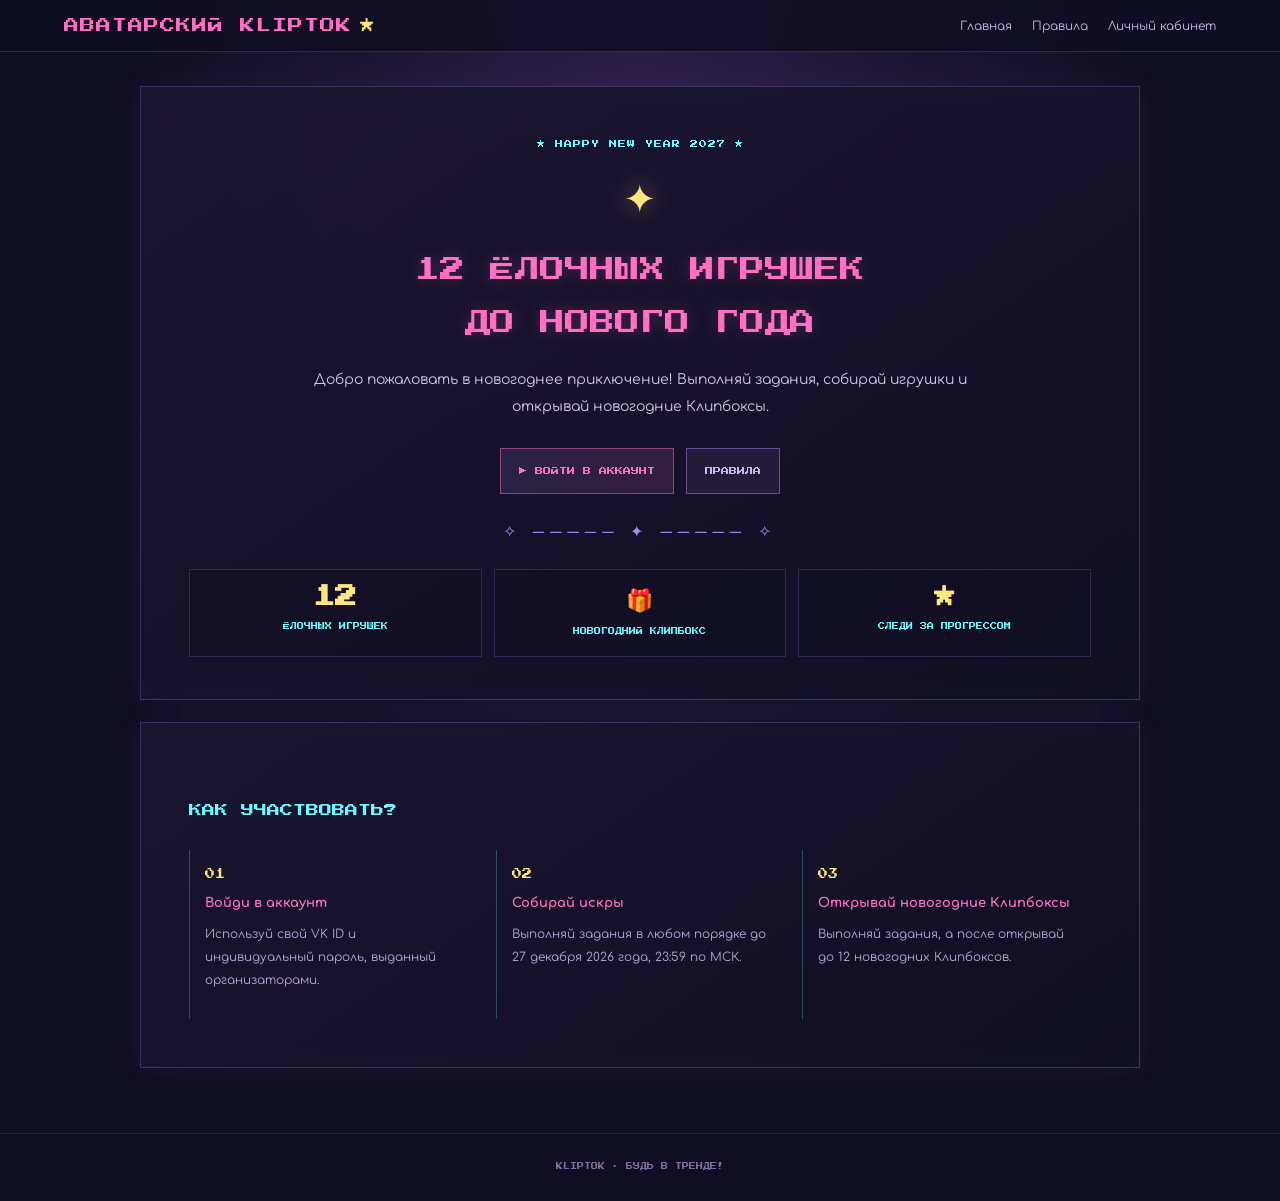
<file: index.html>
<!DOCTYPE html>
<html lang="ru">
<head>
  <meta charset="UTF-8">
  <meta name="viewport" content="width=device-width, initial-scale=1">
  <title>Главная — 12 ёлочных игрушек до Нового года</title>

  <!-- Иконка сайта — новогодняя ёлочка -->
  <link rel="icon" type="image/png" href="favicon.svg">

  <link rel="stylesheet" href="style.css">
</head>
<body>

<header class="site-header">
  <a class="brand" href="index.html">АВАТАРСКИЙ KLIPTOK<span>★</span></a>
  <nav>
    <a href="index.html">Главная</a>
    <a href="rules.html">Правила</a>
    <a href="cabinet.html">Личный кабинет</a>
  </nav>
</header>

<main class="page home">
  <section class="hero panel">
    <div class="eyebrow">★ HAPPY NEW YEAR 2027 ★</div>
    <div class="pixel-star">✦</div>
    <h1>12 ЁЛОЧНЫХ ИГРУШЕК<br>ДО НОВОГО ГОДА</h1>
    <p class="lead">Добро пожаловать в новогоднее приключение! Выполняй задания, собирай игрушки и открывай новогодние Клипбоксы.</p>

    <div class="hero-actions">
      <a class="button primary" href="register.html">▶ ВОЙТИ В АККАУНТ</a>
      <a class="button" href="rules.html">ПРАВИЛА</a>
    </div>

    <div class="decor-line">✧ ───── ✦ ───── ✧</div>

    <div class="feature-grid">
      <div class="feature">
        <b>12</b>
        <span>ЁЛОЧНЫХ ИГРУШЕК</span>
      </div>
      <div class="feature">
        <b>🎁</b>
        <span>НОВОГОДНИЙ КЛИПБОКС</span>
      </div>
      <div class="feature">
        <b>★</b>
        <span>СЛЕДИ ЗА ПРОГРЕССОМ</span>
      </div>
    </div>
  </section>

  <section class="panel intro-panel">
    <h2>КАК УЧАСТВОВАТЬ?</h2>
    <div class="steps">
      <div>
        <i>01</i>
        <h3>Войди в аккаунт</h3>
        <p>Используй свой VK ID и индивидуальный пароль, выданный организаторами.</p>
      </div>
      <div>
        <i>02</i>
        <h3>Собирай искры</h3>
        <p>Выполняй задания в любом порядке до 27 декабря 2026 года, 23:59 по МСК.</p>
      </div>
      <div>
        <i>03</i>
        <h3>Открывай новогодние Клипбоксы</h3>
        <p>Выполняй задания, а после открывай до 12 новогодних Клипбоксов.</p>
      </div>
    </div>
  </section>
</main>

<footer>KLIPTOK · БУДЬ В ТРЕНДЕ!</footer>

<script src="config.js"></script>
<script src="app.js"></script>
</body>
</html>
</file>
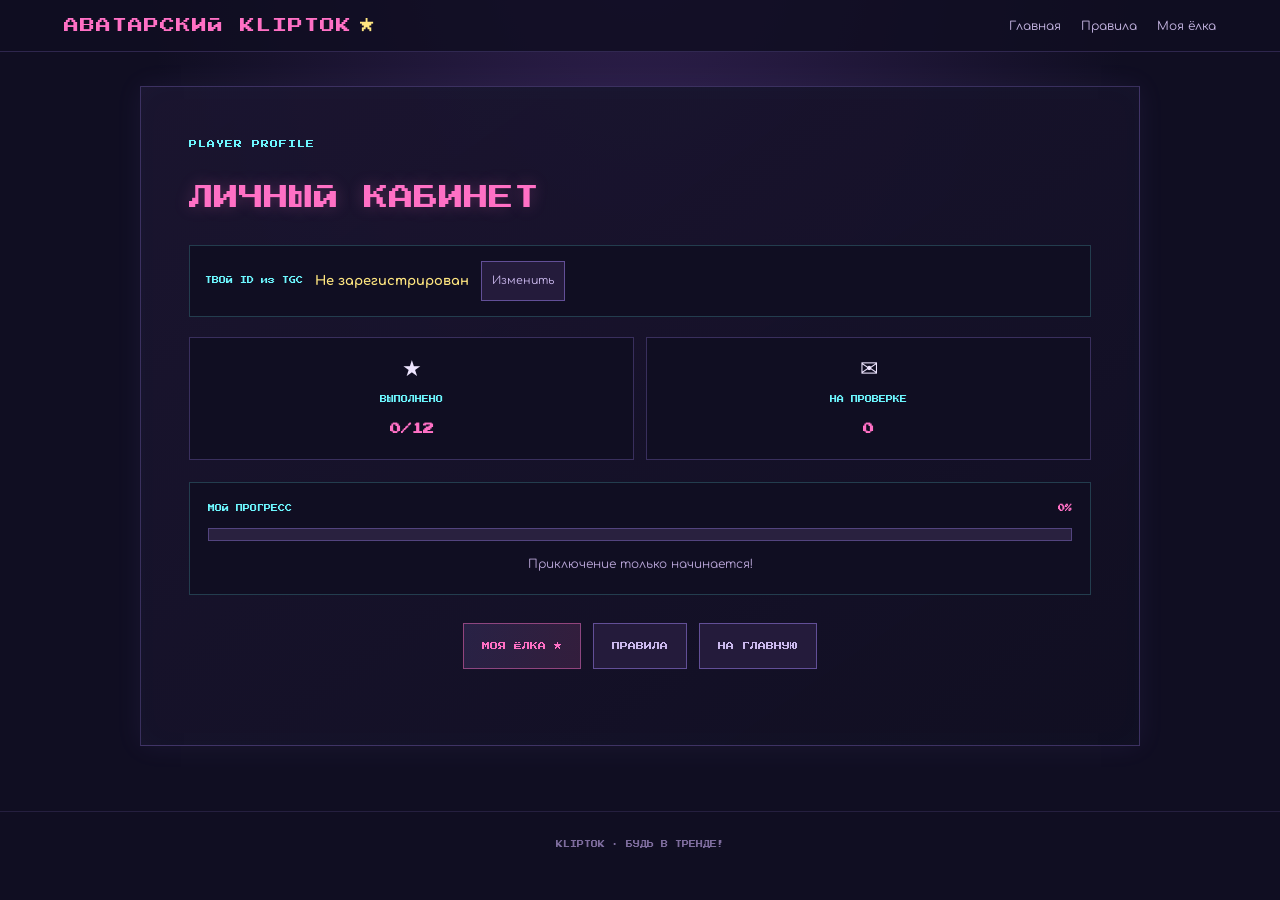
<file: cabinet.html>
<!DOCTYPE html>
<html lang="ru">
<head>
  <meta charset="UTF-8">
  <meta name="viewport" content="width=device-width, initial-scale=1">
  <title>Личный кабинет — 12 ёлочных игрушек до Нового года</title>
  <link rel="icon" type="image/png" href="favicon.svg">
  <link rel="stylesheet" href="style.css">
</head>
<body>

<header class="site-header">
  <a class="brand" href="index.html">АВАТАРСКИЙ KLIPTOK<span>★</span></a>
  <nav>
    <a href="index.html">Главная</a>
    <a href="rules.html">Правила</a>
    <a href="tree.html">Моя ёлка</a>
  </nav>
</header>

<main class="page">
  <section class="panel cabinet">
    <div class="eyebrow">PLAYER PROFILE</div>
    <h1>ЛИЧНЫЙ КАБИНЕТ</h1>

    <div class="player-chip">
      <span>ТВОЙ ID из TGC</span>
      <strong id="player-id">—</strong>
      <button class="button small" id="change-id">Изменить</button>
    </div>

    <div class="stats-grid">
      <div class="stat-card">
        <span>★</span>
        <small>ВЫПОЛНЕНО</small>
        <b id="cabinet-completed">0/12</b>
      </div>
      <div class="stat-card">
        <span>✉</span>
        <small>НА ПРОВЕРКЕ</small>
        <b id="cabinet-review">0</b>
      </div>
    </div>

    <div class="progress-panel">
      <div class="progress-top">
        <span>МОЙ ПРОГРЕСС</span>
        <b id="cabinet-percent">0%</b>
      </div>
      <div class="progress-track">
        <div id="cabinet-progress-fill" class="progress-fill"></div>
      </div>
      <p id="cabinet-progress-message">Приключение только начинается!</p>
    </div>

    <div class="cabinet-actions">
      <a class="button primary" href="tree.html">МОЯ ЁЛКА ★</a>
      <a class="button" href="rules.html">ПРАВИЛА</a>
      <a class="button" href="index.html">НА ГЛАВНУЮ</a>
    </div>
  </section>
</main>
<footer>KLIPTOK · БУДЬ В ТРЕНДЕ!</footer>
<script src="config.js"></script>
<script src="app.js"></script>
</body>
</html>
</file>
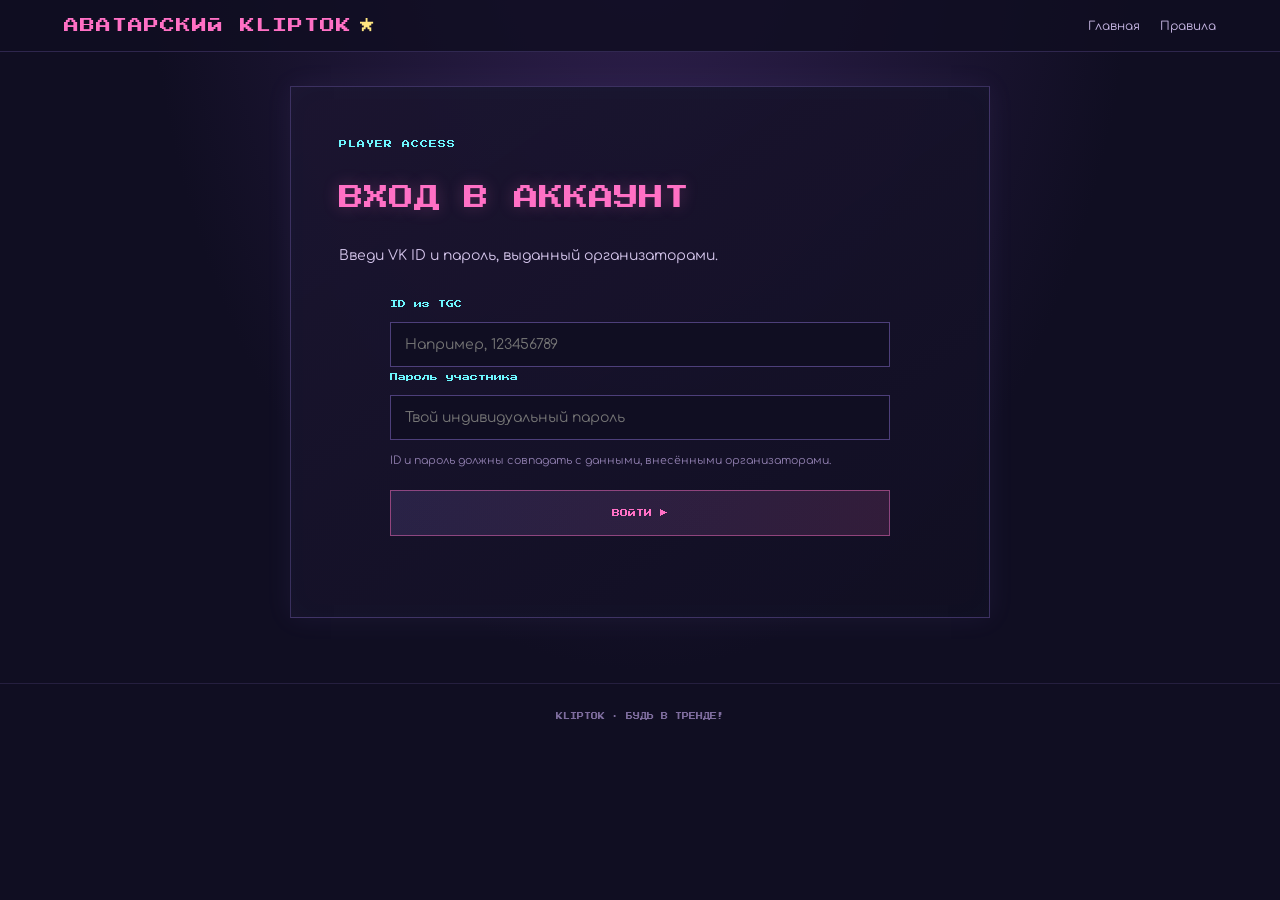
<file: register.html>
<!DOCTYPE html>
<html lang="ru">
<head>
  <meta charset="UTF-8">
  <meta name="viewport" content="width=device-width, initial-scale=1">
  <title>Вход — 12 ёлочных игрушек до Нового года</title>
  <link rel="icon" type="image/png" href="favicon.svg">
  <link rel="stylesheet" href="style.css">
</head>
<body>

<header class="site-header">
  <a class="brand" href="index.html">АВАТАРСКИЙ KLIPTOK<span>★</span></a>
  <nav>
    <a href="index.html">Главная</a>
    <a href="rules.html">Правила</a>
  </nav>
</header>

<main class="page narrow">
  <section class="panel">
    <div class="eyebrow">PLAYER ACCESS</div>
    <h1>ВХОД В АККАУНТ</h1>
    <p class="lead">Введи VK ID и пароль, выданный организаторами.</p>

    <form id="register-form">
      <label for="vk-id">ID из TGC</label>
      <input
        id="vk-id"
        name="vk-id"
        placeholder="Например, 123456789"
        required
        maxlength="80"
      >

      <label for="vk-password">Пароль участника</label>
      <input
        id="vk-password"
        name="vk-password"
        type="password"
        placeholder="Твой индивидуальный пароль"
        required
        autocomplete="current-password"
        maxlength="120"
      >

      <p class="hint">
        ID и пароль должны совпадать с данными, внесёнными организаторами.
      </p>

      <button class="button primary full" type="submit">
        ВОЙТИ ▶
      </button>

      <p class="form-message" id="register-message" aria-live="polite"></p>
    </form>
  </section>
</main>

<footer>KLIPTOK · БУДЬ В ТРЕНДЕ!</footer>

<script src="config.js"></script>
<script src="app.js"></script>
</body>
</html>
</file>
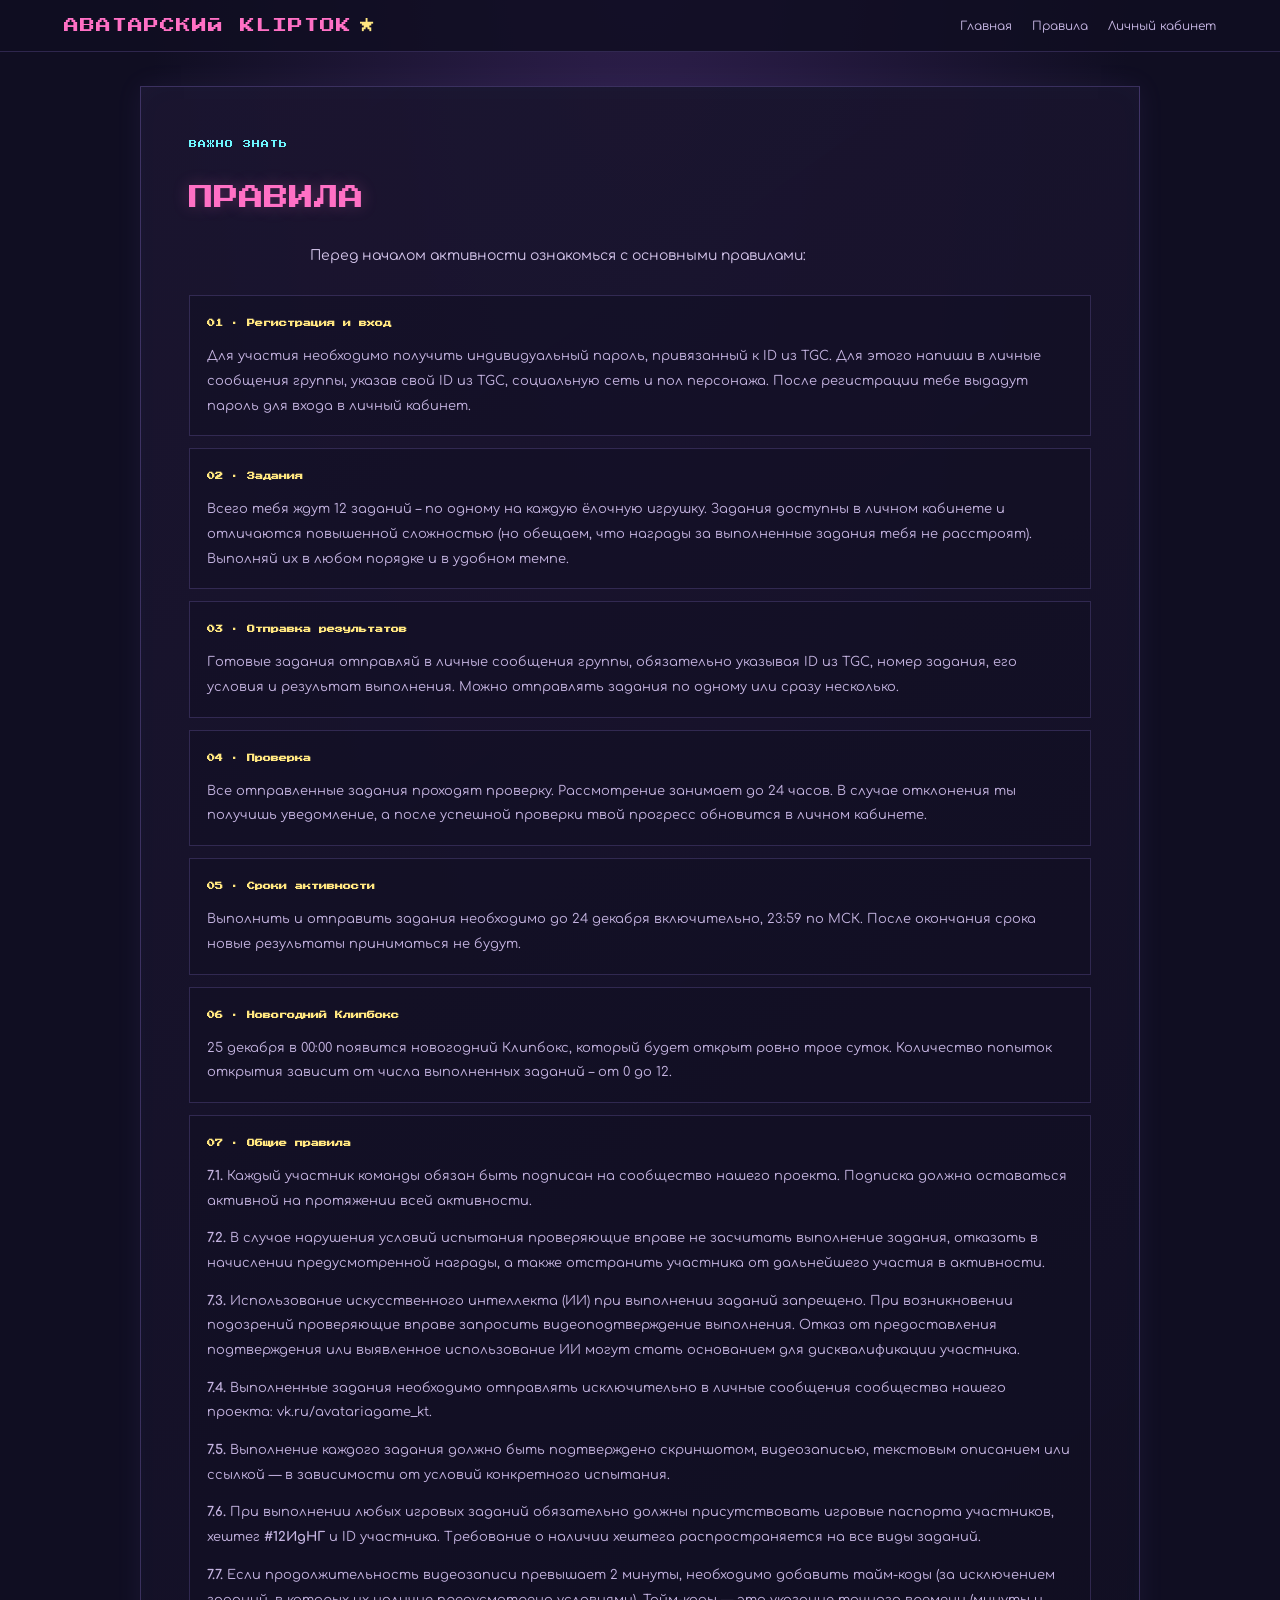
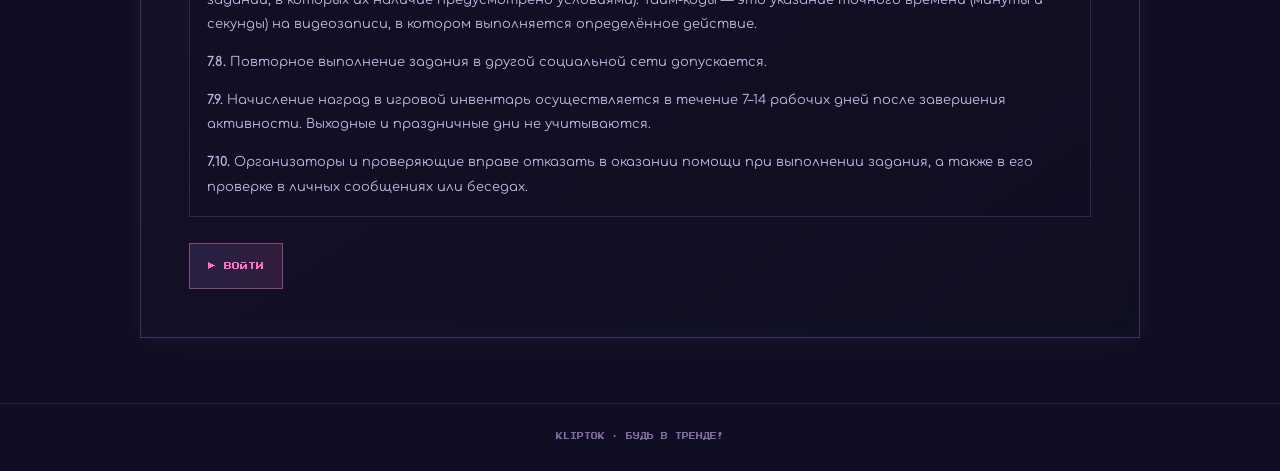
<file: rules.html>
<!DOCTYPE html>
<html lang="ru">
<head>
  <meta charset="UTF-8">
  <meta name="viewport" content="width=device-width, initial-scale=1">
  <title>Правила — 12 ёлочных игрушек до Нового года</title>
  <link rel="icon" type="image/png" href="favicon.svg">
  <link rel="stylesheet" href="style.css">
</head>
<body>

<header class="site-header">
  <a class="brand" href="index.html">АВАТАРСКИЙ KLIPTOK<span>★</span></a>
  <nav>
    <a href="index.html">Главная</a>
    <a href="rules.html">Правила</a>
    <a href="cabinet.html">Личный кабинет</a>
  </nav>
</header>

<main class="page">
  <section class="panel">
    <div class="eyebrow">ВАЖНО ЗНАТЬ</div>
    <h1>ПРАВИЛА</h1>
    <p class="lead">Перед началом активности ознакомься с основными правилами:</p>

    <div class="rule-list">
      <article>
        <b>01 · Регистрация и вход</b>
        <p>Для участия необходимо получить индивидуальный пароль, привязанный к ID из TGC. Для этого напиши в личные сообщения группы, указав свой ID из TGC, социальную сеть и пол персонажа. После регистрации тебе выдадут пароль для входа в личный кабинет.</p>
      </article>

      <article>
        <b>02 · Задания</b>
        <p>Всего тебя ждут 12 заданий – по одному на каждую ёлочную игрушку. Задания доступны в личном кабинете и отличаются повышенной сложностью (но обещаем, что награды за выполненные задания тебя не расстроят). Выполняй их в любом порядке и в удобном темпе.</p>
      </article>

      <article>
        <b>03 · Отправка результатов</b>
        <p>Готовые задания отправляй в личные сообщения группы, обязательно указывая ID из TGC, номер задания, его условия и результат выполнения. Можно отправлять задания по одному или сразу несколько.</p>
      </article>

      <article>
        <b>04 · Проверка</b>
        <p>Все отправленные задания проходят проверку. Рассмотрение занимает до 24 часов. В случае отклонения ты получишь уведомление, а после успешной проверки твой прогресс обновится в личном кабинете.</p>
      </article>

      <article>
        <b>05 · Сроки активности</b>
        <p>Выполнить и отправить задания необходимо до 24 декабря включительно, 23:59 по МСК. После окончания срока новые результаты приниматься не будут.</p>
      </article>
      
      <article>
        <b>06 · Новогодний Клипбокс</b>
        <p>25 декабря в 00:00 появится новогодний Клипбокс, который будет открыт ровно трое суток. Количество попыток открытия зависит от числа выполненных заданий – от 0 до 12.</p>
      </article>

<article>
  <b>07 · Общие правила</b>
  <p>
    <strong>7.1.</strong> Каждый участник команды обязан быть подписан на сообщество нашего проекта. Подписка должна оставаться активной на протяжении всей активности.
  </p>
  <p>
    <strong>7.2.</strong> В случае нарушения условий испытания проверяющие вправе не засчитать выполнение задания, отказать в начислении предусмотренной награды, а также отстранить участника от дальнейшего участия в активности.
  </p>
  <p>
    <strong>7.3.</strong> Использование искусственного интеллекта (ИИ) при выполнении заданий запрещено. При возникновении подозрений проверяющие вправе запросить видеоподтверждение выполнения. Отказ от предоставления подтверждения или выявленное использование ИИ могут стать основанием для дисквалификации участника.
  </p>
  <p>
    <strong>7.4.</strong> Выполненные задания необходимо отправлять исключительно в личные сообщения сообщества нашего проекта:
    <a href="https://vk.ru/avatariagame_kt" target="_blank">vk.ru/avatariagame_kt</a>.
  </p>
  <p>
    <strong>7.5.</strong> Выполнение каждого задания должно быть подтверждено скриншотом, видеозаписью, текстовым описанием или ссылкой — в зависимости от условий конкретного испытания.
  </p>
  <p>
    <strong>7.6.</strong> При выполнении любых игровых заданий обязательно должны присутствовать игровые паспорта участников, хештег <strong>#12ИдНГ</strong> и ID участника. Требование о наличии хештега распространяется на все виды заданий.
  </p>
  <p>
    <strong>7.7.</strong> Если продолжительность видеозаписи превышает 2 минуты, необходимо добавить тайм-коды (за исключением заданий, в которых их наличие предусмотрено условиями). Тайм-коды — это указание точного времени (минуты и секунды) на видеозаписи, в котором выполняется определённое действие.
  </p>
  <p>
    <strong>7.8.</strong> Повторное выполнение задания в другой социальной сети допускается.
  </p>
  <p>
    <strong>7.9.</strong> Начисление наград в игровой инвентарь осуществляется в течение 7–14 рабочих дней после завершения активности. Выходные и праздничные дни не учитываются.
  </p>
  <p>
    <strong>7.10.</strong> Организаторы и проверяющие вправе отказать в оказании помощи при выполнении задания, а также в его проверке в личных сообщениях или беседах.
  </p>
</article>
    </div>

    <a class="button primary" href="register.html">▶ ВОЙТИ</a>
  </section>
</main>

<footer>KLIPTOK · БУДЬ В ТРЕНДЕ!</footer>

<script src="config.js"></script>
<script src="app.js"></script>
</body>
</html>
</file>
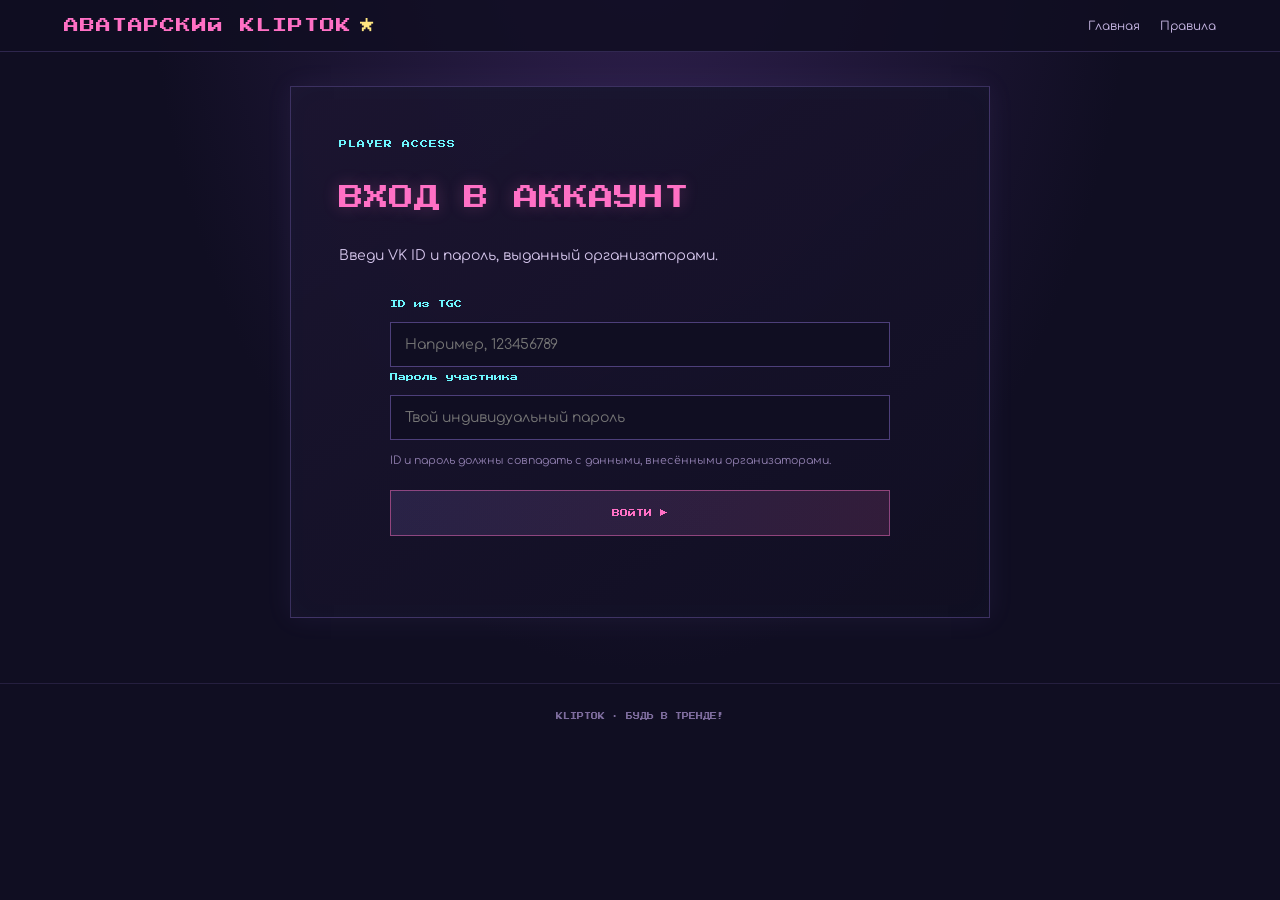
<file: tree.html>
<!DOCTYPE html>
<html lang="ru">
<head>
  <meta charset="UTF-8">
  <meta name="viewport" content="width=device-width, initial-scale=1">
  <title>Моя ёлка — 12 ёлочных игрушек до Нового года</title>
  <link rel="icon" type="image/png" href="favicon.svg">
  <link rel="stylesheet" href="style.css">
</head>
<body>

<header class="site-header">
  <a class="brand" href="index.html">АВАТАРСКИЙ KLIPTOK<span>★</span></a>
  <nav>
    <a href="index.html">Главная</a>
    <a href="rules.html">Правила</a>
    <a href="cabinet.html">Личный кабинет</a>
  </nav>
</header>

<main class="page">
  <section class="panel tree-page">
    <div class="eyebrow">HOLIDAY COLLECTION</div>
    <h1>МОЯ ЁЛКА</h1>
    <p class="lead">Выбирай любую игрушку. Задания можно выполнять в любом порядке.</p>
<div class="api-notice" hidden role="alert"></div>
    <div class="tree-layout">
      <aside class="tree-player">
        <span>PLAYER</span>
        <b id="tree-player">—</b>
        <div class="tree-count" id="tree-counter">0/12</div>
        <small>ИГРУШЕК СОБРАНО</small>
      </aside>

      <div class="tree-scene tree-scene-art" aria-label="Интерактивная новогодняя ёлка с 12 игрушками">
        <img
          class="tree-art"
          src="assets/kliptokovo-tree.png"
          alt="Пышная украшенная новогодняя ёлка"
        >

        <div class="tree-hotspots">
          <button class="ornament hotspot h1" data-task="1" aria-label="Открыть задание 1"></button>
          <button class="ornament hotspot h2" data-task="2" aria-label="Открыть задание 2"></button>
          <button class="ornament hotspot h3" data-task="3" aria-label="Открыть задание 3"></button>
          <button class="ornament hotspot h4" data-task="4" aria-label="Открыть задание 4"></button>
          <button class="ornament hotspot h5" data-task="5" aria-label="Открыть задание 5"></button>
          <button class="ornament hotspot h6" data-task="6" aria-label="Открыть задание 6"></button>
          <button class="ornament hotspot h7" data-task="7" aria-label="Открыть задание 7"></button>
          <button class="ornament hotspot h8" data-task="8" aria-label="Открыть задание 8"></button>
          <button class="ornament hotspot h9" data-task="9" aria-label="Открыть задание 9"></button>
          <button class="ornament hotspot h10" data-task="10" aria-label="Открыть задание 10"></button>
          <button class="ornament hotspot h11" data-task="11" aria-label="Открыть задание 11"></button>
          <button class="ornament hotspot h12" data-task="12" aria-label="Открыть задание 12"></button>
        </div>
      </div>
    </div>
    </section>
</main>
<footer>KLIPTOK · БУДЬ В ТРЕНДЕ!</footer>
<div class="modal" id="task-modal" aria-hidden="true" role="dialog" aria-modal="true" aria-labelledby="task-title">
  <div class="modal-window">
    <button class="modal-close" id="task-close" aria-label="Закрыть">×</button>
    <div class="mission-number" id="task-number">MISSION 01</div>
    <div class="task-toy" id="task-toy">1</div>
    <h2 id="task-title">Задание</h2>
    <p class="task-description" id="task-text">Описание задания</p>
    <div class="task-condition"><small>УСЛОВИЯ</small><p id="task-condition"></p></div>
    <div class="task-deadline"><span>ДЕДЛАЙН</span><b id="task-deadline"></b></div>
    <div class="task-status-box"><small>СТАТУС</small><strong id="task-status">Не отправлено</strong></div>
    <button class="button primary" id="task-ok">ПОНЯТНО</button>
  </div>
</div>
<script src="config.js"></script>
<script src="app.js"></script>
</body>
</html>
</file>
<file: style.css>
@import url('https://fonts.googleapis.com/css2?family=Press+Start+2P&family=Comfortaa:wght@400;600;700&display=swap');
:root{--bg:#100e22;--panel:#19142c;--pink:#ff70c5;--cyan:#6df7ff;--purple:#a98bff;--gold:#ffe680;--muted:#b9a6d8;--text:#eee5ff;--line:#a98bff44}*{box-sizing:border-box}body{margin:0;background:radial-gradient(ellipse at 50% -15%,#30204f 0,#100e22 55%);color:var(--text);font-family:Comfortaa,sans-serif;min-height:100vh}a{color:inherit;text-decoration:none}.site-header{display:flex;justify-content:space-between;align-items:center;gap:18px;padding:18px max(5vw,20px);border-bottom:1px solid #a98bff33;background:#100e22d9;flex-wrap:wrap}.brand{font-family:'Press Start 2P',monospace;font-size:15px;letter-spacing:1px;color:var(--pink)}.brand span{color:var(--gold);padding-left:8px}.site-header nav{display:flex;gap:20px;flex-wrap:wrap}.site-header nav a{font-size:12px;color:#c7b7e4}.site-header nav a:hover{color:var(--cyan)}.page{width:min(100% - 28px,1000px);margin:34px auto 65px}.narrow{max-width:700px}.panel{padding:clamp(22px,5vw,48px);background:linear-gradient(145deg,#1b1530ee,#100e22f5);border:1px solid var(--line);box-shadow:0 0 26px #a98bff12,inset 0 0 30px #6df7ff05}.hero{text-align:center;padding-top:48px;padding-bottom:42px}.eyebrow{font-family:'Press Start 2P',monospace;font-size:8px;color:var(--cyan);letter-spacing:1px;line-height:2.4}.pixel-star{color:var(--gold);font-size:40px;margin:22px 0;filter:drop-shadow(0 0 12px #ffe68077)}h1,h2{font-family:'Press Start 2P',monospace;font-weight:400;line-height:2.1}h1{font-size:clamp(15px,3vw,25px);color:var(--pink);text-shadow:0 0 16px #ff70c544;margin:18px 0}h2{font-size:13px;color:var(--cyan);margin:26px 0}h3{font-size:15px;color:var(--pink)}p{line-height:1.9}.lead{max-width:660px;margin:0 auto 25px;color:#d4c5eb;font-size:14px}.hero-actions,.cabinet-actions{display:flex;justify-content:center;gap:12px;flex-wrap:wrap;margin:28px 0}.button{display:inline-flex;align-items:center;justify-content:center;text-align:center;border:1px solid #a98bff77;background:#241b3b;color:#cbb9ee;padding:14px 18px;font-family:'Press Start 2P',monospace;font-size:8px;line-height:2;cursor:pointer;transition:.2s}.button:hover{border-color:var(--cyan);color:var(--cyan);box-shadow:0 0 14px #6df7ff22;transform:translateY(-1px)}.button.primary{background:linear-gradient(100deg,#a98bff22,#ff70c522);border-color:#ff70c577;color:var(--pink)}.button.primary:hover{color:var(--gold);border-color:var(--gold)}.button.full{width:100%;margin:8px 0}.button.small{font-family:Comfortaa,sans-serif;font-size:11px;padding:8px 10px}.decor-line{color:var(--purple);letter-spacing:6px;margin:26px 0}.feature-grid{display:grid;grid-template-columns:repeat(3,1fr);gap:12px;margin-top:28px}.feature{padding:16px 10px;border:1px solid #a98bff33;background:#100e2277;display:flex;flex-direction:column;gap:12px}.feature b{font-family:'Press Start 2P';font-size:22px;color:var(--gold)}.feature span{font-family:'Press Start 2P';font-size:7px;color:var(--cyan);line-height:2.1}.intro-panel{margin-top:22px}.steps{display:grid;grid-template-columns:repeat(3,1fr);gap:18px}.steps>div{padding:15px;border-left:1px solid #6df7ff44}.steps i{font-family:'Press Start 2P';font-style:normal;color:var(--gold);font-size:10px}.steps h3{font-size:13px}.steps p{font-size:12px;color:var(--muted)}footer{text-align:center;padding:25px 12px;color:#7d6c9d;font-family:'Press Start 2P';font-size:7px;line-height:2.4;border-top:1px solid #a98bff22}.rule-list{display:grid;gap:12px;margin:26px 0}.rule-list article{border:1px solid #a98bff33;background:#100e2277;padding:17px}.rule-list b{font-family:'Press Start 2P';font-size:8px;color:var(--gold);line-height:2}.rule-list p{margin-bottom:0;color:#c5b4e1;font-size:13px}.form-message{color:var(--pink);font-size:12px}form{max-width:500px;margin:25px auto}label{display:block;color:var(--cyan);font-family:'Press Start 2P';font-size:8px;line-height:2.5;margin-bottom:8px}input{width:100%;background:#100e22;border:1px solid #a98bff66;padding:14px;color:var(--text);font:14px Comfortaa,sans-serif;border-radius:0}input:focus{outline:1px solid var(--cyan)}.hint,.notice{font-size:11px;color:#8f7eae;line-height:1.8}.player-chip{display:flex;align-items:center;gap:12px;flex-wrap:wrap;padding:15px;background:#100e22;border:1px solid #6df7ff33;margin:20px 0}.player-chip span{font-family:'Press Start 2P';font-size:7px;color:var(--cyan)}.player-chip strong{color:var(--gold);font-size:13px;overflow-wrap:anywhere}.stats-grid{display:grid;grid-template-columns:1fr 1fr;gap:12px}.stat-card{padding:18px 12px;background:#100e22;border:1px solid #a98bff44;text-align:center;display:flex;flex-direction:column;gap:12px}.stat-card span{font-size:22px}.stat-card small{font-family:'Press Start 2P';font-size:7px;color:var(--cyan);line-height:2}.stat-card b{font-family:'Press Start 2P';font-size:11px;line-height:2;color:var(--pink)}.gift-stat{grid-column:1/-1;border-color:#ffe68044}.gift-stat small,.gift-stat b{color:var(--gold)}.progress-panel,.tree-progress{padding:18px;margin:22px 0;background:#100e22;border:1px solid #6df7ff33}.progress-top{display:flex;justify-content:space-between;gap:10px;align-items:center;flex-wrap:wrap;font-family:'Press Start 2P';font-size:7px;color:var(--cyan);line-height:2.2;margin-bottom:12px}.progress-top b{color:var(--pink)}.progress-track{height:13px;background:#29213f;border:1px solid #a98bff55;overflow:hidden}.progress-fill{height:100%;width:0;background:linear-gradient(90deg,#a98bff,#ff70c5,#6df7ff);box-shadow:0 0 12px #6df7ff77;transition:width .5s}.progress-panel p{margin:12px 0 0;text-align:center;font-size:12px;color:var(--muted)}.tree-page{text-align:center}.tree-layout{display:grid;grid-template-columns:170px minmax(0,1fr);gap:18px;align-items:center;margin:30px auto}.tree-player{padding:18px;background:#100e22;border:1px solid #6df7ff33;display:flex;flex-direction:column;gap:12px}.tree-player span,.tree-player small{font-family:'Press Start 2P';font-size:7px;color:var(--cyan);line-height:2}.tree-player b{color:var(--gold);font-size:12px;overflow-wrap:anywhere}.tree-count{font-family:'Press Start 2P';color:var(--pink);font-size:13px}.tree-scene{position:relative;width:min(100%,420px);height:510px;margin:0 auto;background:radial-gradient(ellipse at center,#281c43 0,#100e22 70%);overflow:hidden}.tree-shape{position:absolute;left:50%;transform:translateX(-50%);bottom:50px;width:0;height:0;border-left:160px solid transparent;border-right:160px solid transparent;border-bottom:410px solid #15594b;filter:drop-shadow(0 0 12px #6df7ff22)}.tree-trunk{position:absolute;bottom:26px;left:calc(50% - 28px);width:56px;height:70px;background:#815235;border:2px solid #c68c4a}.tree-star{position:absolute;z-index:2;top:30px;left:calc(50% - 16px);color:var(--gold);font-size:30px;text-shadow:0 0 15px #ffe680}.garland{position:absolute;border:2px solid #ffe68088;border-color:transparent transparent #ffe68088 transparent;border-radius:50%;width:290px;height:80px;left:-145px}.g1{top:105px}.g2{top:210px;width:240px;left:-120px}.g3{top:305px;width:175px;left:-87px}.ornament{position:absolute;z-index:3;width:34px;height:34px;border-radius:50%;border:2px solid #ff70c5;background:#b52b74;color:#fff;font-weight:bold;box-shadow:0 0 10px #ff70c544;cursor:pointer;display:grid;place-items:center;padding:0;font-family:Comfortaa;font-size:10px}.ornament:hover{transform:scale(1.12);filter:brightness(1.3)}.o1{top:110px;left:42%}.o2{top:135px;left:62%}.o3{top:170px;left:25%}.o4{top:205px;left:50%}.o5{top:235px;left:72%}.o6{top:255px;left:32%}.o7{top:290px;left:55%}.o8{top:320px;left:20%}.o9{top:330px;left:68%}.o10{top:370px;left:38%}.o11{top:390px;left:57%}.o12{top:420px;left:48%}.ornament.is-review{border-color:var(--cyan);background:#126c78;box-shadow:0 0 10px var(--cyan)}.ornament.is-complete{border-color:var(--gold);background:var(--gold);color:#241535;box-shadow:0 0 12px var(--gold)}.ornament.is-complete::after{content:'✓';position:absolute;font-size:11px}.tree-progress{text-align:left}.modal{display:none;position:fixed;inset:0;background:#090713e8;z-index:20;padding:16px;align-items:center;justify-content:center}.modal.show{display:flex}.modal-window{position:relative;max-height:90vh;overflow-y:auto;width:min(100%,560px);padding:28px 22px;background:linear-gradient(145deg,#1b1530,#100e22);border:1px solid #a98bff77;text-align:center;box-shadow:0 0 24px #a98bff22}.modal-close{position:absolute;right:10px;top:10px;background:none;border:0;color:var(--pink);font-size:26px;cursor:pointer}.task-toy{font-size:40px;color:var(--gold);margin:14px}.mission-number{font-family:'Press Start 2P';font-size:8px;color:var(--gold);line-height:2.5}.modal-window h2{font-size:12px;color:var(--pink)}.task-description{padding:15px;background:#100e22;color:#d4c5eb;font-size:13px;line-height:2;margin:18px 0}.task-condition,.task-status-box{padding:15px;margin:14px 0;border:1px dashed #6df7ff55;text-align:left}.task-condition small,.task-status-box small{font-family:'Press Start 2P';font-size:7px;color:var(--cyan);line-height:2}.task-condition p{font-size:12px;line-height:2;color:var(--muted)}.task-status-box{display:flex;flex-direction:column;gap:9px;background:#100e22}.task-status-box strong{font-size:12px;color:var(--muted)}.task-status-box strong.status-review{color:var(--cyan)}.task-status-box strong.status-complete{color:var(--gold)}.task-status-box strong.status-rejected{color:var(--pink)}.task-deadline{display:flex;justify-content:space-between;gap:10px;flex-wrap:wrap;padding:12px;margin:15px 0;background:#241b3b;font-size:10px}.task-deadline span{color:var(--pink)}.task-deadline b{color:var(--gold)}.gift-screen{text-align:center}.gift-stars{color:var(--gold);letter-spacing:7px;margin:24px}.gift-box{display:block;background:none;border:0;font-size:85px;margin:18px auto;cursor:pointer;filter:drop-shadow(0 0 16px #ff70c566);animation:gift-float 3s ease-in-out infinite}.gift-screen h1{font-size:14px}.gift-reveal{display:none;opacity:0;transform:translateY(16px)}.gift-screen.opened .gift-reveal{display:block;animation:appear .7s forwards}.gift-screen.opened .gift-box{animation:open-box .55s forwards}.gift-reveal h2{color:var(--cyan)}.gift-reveal p{color:#d4c5eb;font-size:13px;line-height:2}.prize-reveal{padding:20px;margin:20px 0;background:#241b3b;border:1px solid #ffe68066;color:var(--gold);font-family:'Press Start 2P';font-size:9px;line-height:2.2}.gift-screen.opened .gift-stars{display:none}.gift-screen.opened .gift-box{pointer-events:none}@keyframes gift-float{50%{transform:translateY(-10px)}}@keyframes appear{to{opacity:1;transform:translateY(0)}}@keyframes open-box{50%{transform:scale(1.15) rotate(-8deg)}to{transform:scale(.65);opacity:0}}
@media(max-width:650px){.site-header{align-items:flex-start}.site-header nav{gap:12px}.site-header nav a{font-size:11px}.steps{grid-template-columns:1fr}.feature-grid{gap:8px}.feature span{font-size:6px}.tree-layout{grid-template-columns:1fr}.tree-player{display:grid;grid-template-columns:1fr 1fr;align-items:center;text-align:left}.tree-player small{grid-column:1/-1}.tree-scene{width:min(100%,370px);height:475px}.tree-shape{border-left-width:145px;border-right-width:145px;border-bottom-width:380px}.tree-trunk{bottom:22px}.tree-star{top:27px}.g1{top:100px}.g2{top:198px}.g3{top:292px}.o1{top:105px}.o2{top:125px}.o3{top:160px}.o4{top:195px}.o5{top:220px}.o6{top:245px}.o7{top:275px}.o8{top:305px}.o9{top:320px}.o10{top:350px}.o11{top:380px}.o12{top:410px}.modal-window{padding:28px 16px}.stats-grid{gap:8px}.stat-card{padding:15px 8px}.stat-card small{font-size:6px}.stat-card b{font-size:9px}}
/* additions: inputs, connection notices, review statuses */
textarea{width:100%;background:#100e22;border:1px solid #a98bff66;padding:14px;color:var(--text);font:14px Comfortaa,sans-serif;resize:vertical;margin:6px 0 12px}textarea:focus{outline:1px solid var(--cyan)}.form-message.success{color:var(--cyan)}.api-notice{padding:12px;border:1px dashed #ff70c577;margin:12px 0}.ornament.is-rejected{border-color:var(--pink);background:#692747;box-shadow:0 0 10px #ff70c544}.button:disabled{opacity:.55;cursor:wait;transform:none}.gift-screen form{max-width:420px;text-align:left}.gift-screen form label{margin-top:12px}.gift-screen form input{margin-bottom:8px}

/* Illustrated interactive tree */
.tree-scene-art{width:min(100%,520px);height:auto;aspect-ratio:1170/1280;background:none;overflow:visible;position:relative;margin:0 auto;line-height:0;}
.tree-art{display:block;width:100%;height:auto;object-fit:contain;filter:drop-shadow(0 8px 22px #a98bff18);}
.tree-hotspots{position:absolute;inset:0;}
.ornament.hotspot{position:absolute;width:10.5%;height:7.5%;border:0;background:transparent;border-radius:50%;box-shadow:none;transform:translate(-50%,-50%);padding:0;z-index:5;cursor:pointer;}
.ornament.hotspot:hover{transform:translate(-50%,-50%) scale(1.14);background:#ffffff12;box-shadow:0 0 18px #ff70c577,0 0 4px #fff;outline:2px solid #ff9ce4;outline-offset:-2px;}
.ornament.hotspot.is-review{background:#6df7ff20;box-shadow:0 0 16px #6df7ff88;outline:2px solid #6df7ff55;outline-offset:-2px;}
.ornament.hotspot.is-complete{background:#ffe68025;box-shadow:0 0 17px #ffe680aa;outline:2px solid #ffe68077;outline-offset:-2px;}
.ornament.hotspot.is-rejected{background:#ff444422;outline:2px solid #ff777766;outline-offset:-2px;}
.h1{left:50.2%;top:19.8%}.h2{left:63.2%;top:26.3%}.h3{left:33.4%;top:31.8%}.h4{left:53.3%;top:39.5%}.h5{left:72%;top:44.2%}.h6{left:39.7%;top:50.2%}.h7{left:61.9%;top:56.5%}.h8{left:26.2%;top:60.7%}.h9{left:74%;top:64.8%}.h10{left:42.1%;top:69.9%}.h11{left:63.2%;top:74.2%}.h12{left:50.8%;top:83.4%}
@media(max-width:700px){.tree-layout{grid-template-columns:1fr;gap:12px}.tree-player{max-width:100%;align-items:center}.tree-scene-art{width:min(100%,440px)}}
</file>
